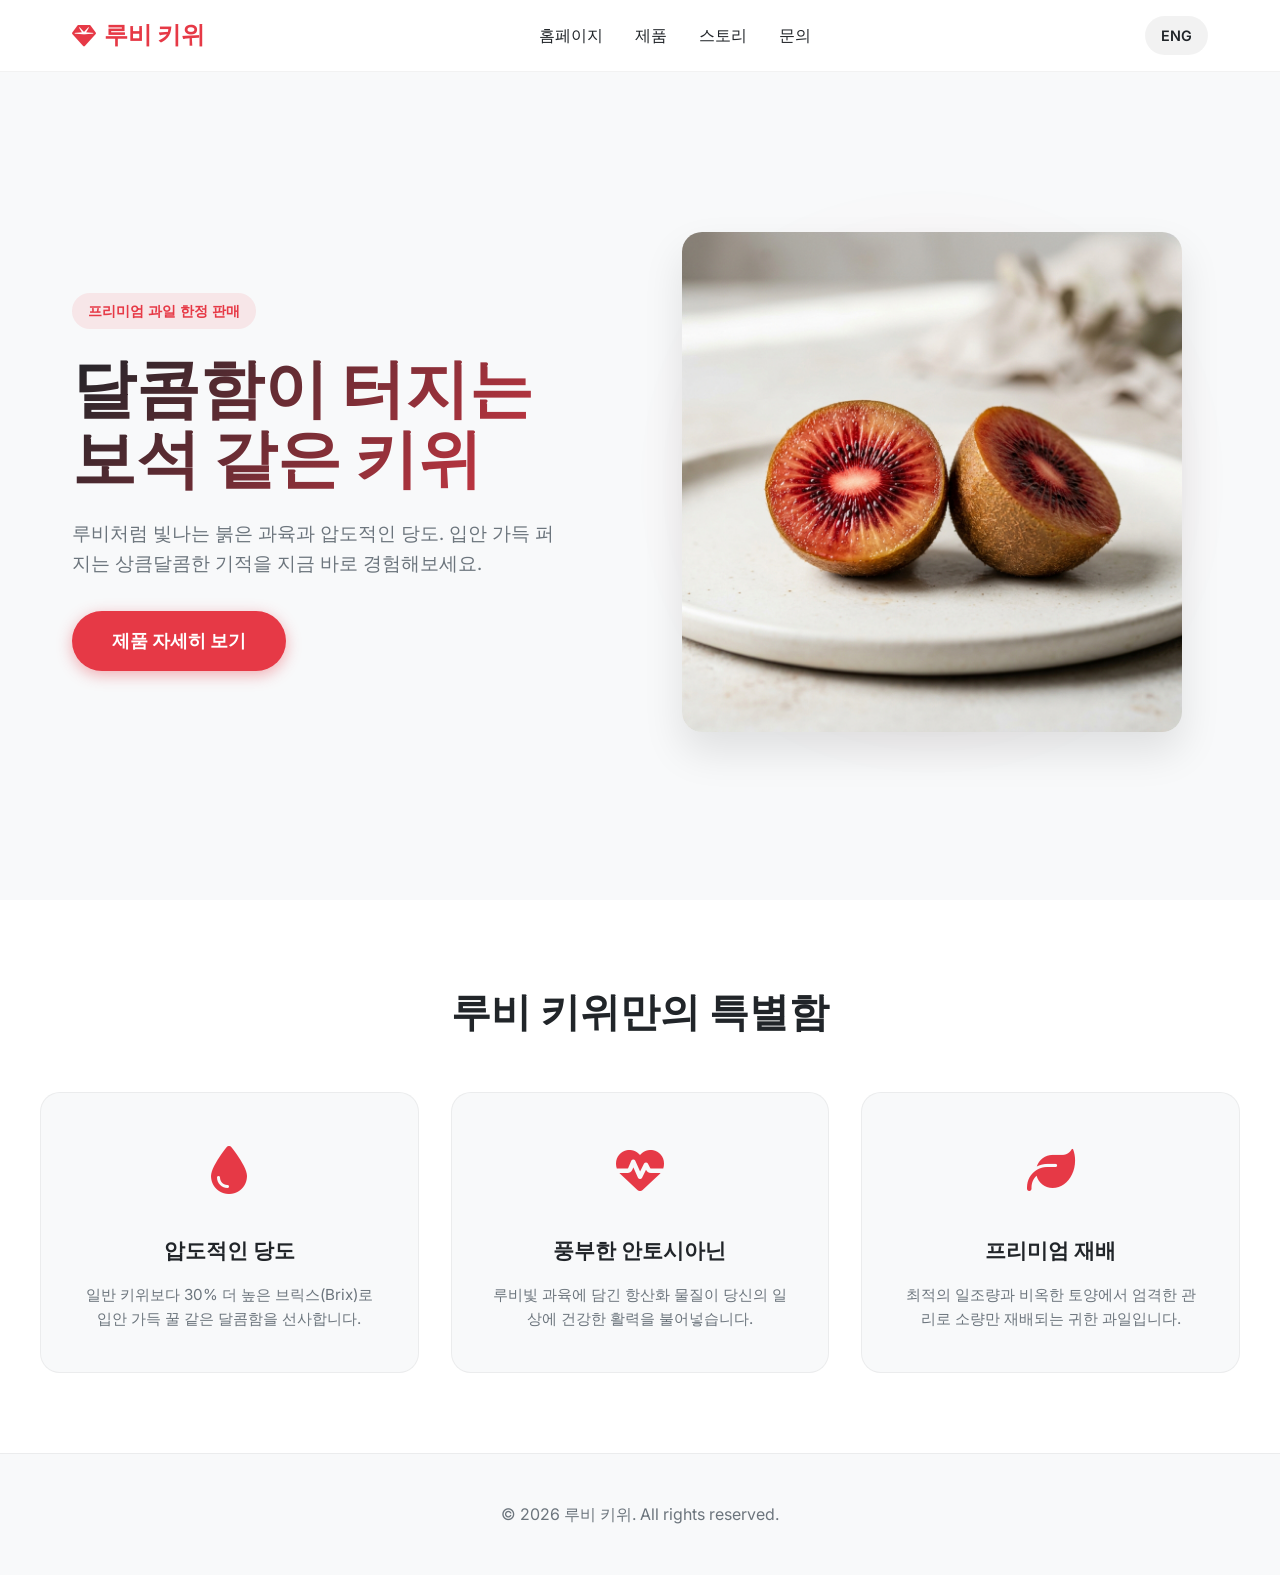
<file: index.html>
<!DOCTYPE html>
<html lang="ko">
<head>
    <meta charset="UTF-8">
    <meta name="viewport" content="width=device-width, initial-scale=1.0">
    <title>루비 키위 | 프리미엄 붉은 과육 키위</title>
    <meta name="description" content="달콤함이 터지는 보석 같은 키위, 루비 키위를 만나보세요.">
    <!-- FontAwesome for Icons -->
    <link rel="stylesheet" href="https://cdnjs.cloudflare.com/ajax/libs/font-awesome/6.4.0/css/all.min.css">
    <link rel="stylesheet" href="css/styles.css">
</head>
<body>

    <!-- Navigation -->
    <header>
        <div class="nav-container">
            <a href="#" class="logo">
                <i class="fa-solid fa-gem"></i> 루비 키위
            </a>
            <ul class="nav-links">
                <li><a href="#home">홈페이지</a></li>
                <li><a href="#features">제품</a></li>
                <li><a href="#story">스토리</a></li>
                <li><a href="#contact">문의</a></li>
            </ul>
            <a href="task1_en.html" class="lang-switch">ENG</a>
            <button class="menu-btn"><i class="fa-solid fa-bars"></i></button>
        </div>
    </header>

    <!-- Hero Section -->
    <section id="home" class="hero">
        <div class="hero-content">
            <span class="hero-badge">프리미엄 과일 한정 판매</span>
            <h1>달콤함이 터지는<br>보석 같은 키위</h1>
            <p>루비처럼 빛나는 붉은 과육과 압도적인 당도. 입안 가득 퍼지는 상큼달콤한 기적을 지금 바로 경험해보세요.</p>
            <a href="#features" class="cta-button">제품 자세히 보기</a>
        </div>
        <div class="hero-image">
            <div class="image-glow"></div>
            <img src="images/ruby_kiwi.png" alt="반으로 자른 루비 키위">
        </div>
    </section>

    <!-- Features Section -->
    <section id="features" class="features">
        <h2 class="section-title">루비 키위만의 특별함</h2>
        <div class="features-grid">
            <div class="feature-card">
                <div class="feature-icon"><i class="fa-solid fa-droplet"></i></div>
                <h3>압도적인 당도</h3>
                <p>일반 키위보다 30% 더 높은 브릭스(Brix)로 입안 가득 꿀 같은 달콤함을 선사합니다.</p>
            </div>
            <div class="feature-card">
                <div class="feature-icon"><i class="fa-solid fa-heart-pulse"></i></div>
                <h3>풍부한 안토시아닌</h3>
                <p>루비빛 과육에 담긴 항산화 물질이 당신의 일상에 건강한 활력을 불어넣습니다.</p>
            </div>
            <div class="feature-card">
                <div class="feature-icon"><i class="fa-solid fa-leaf"></i></div>
                <h3>프리미엄 재배</h3>
                <p>최적의 일조량과 비옥한 토양에서 엄격한 관리로 소량만 재배되는 귀한 과일입니다.</p>
            </div>
        </div>
    </section>

    <!-- Footer -->
    <footer id="contact">
        <p>&copy; 2026 루비 키위. All rights reserved.</p>
    </footer>

    <script src="js/script.js"></script>
</body>
</html>
</file>
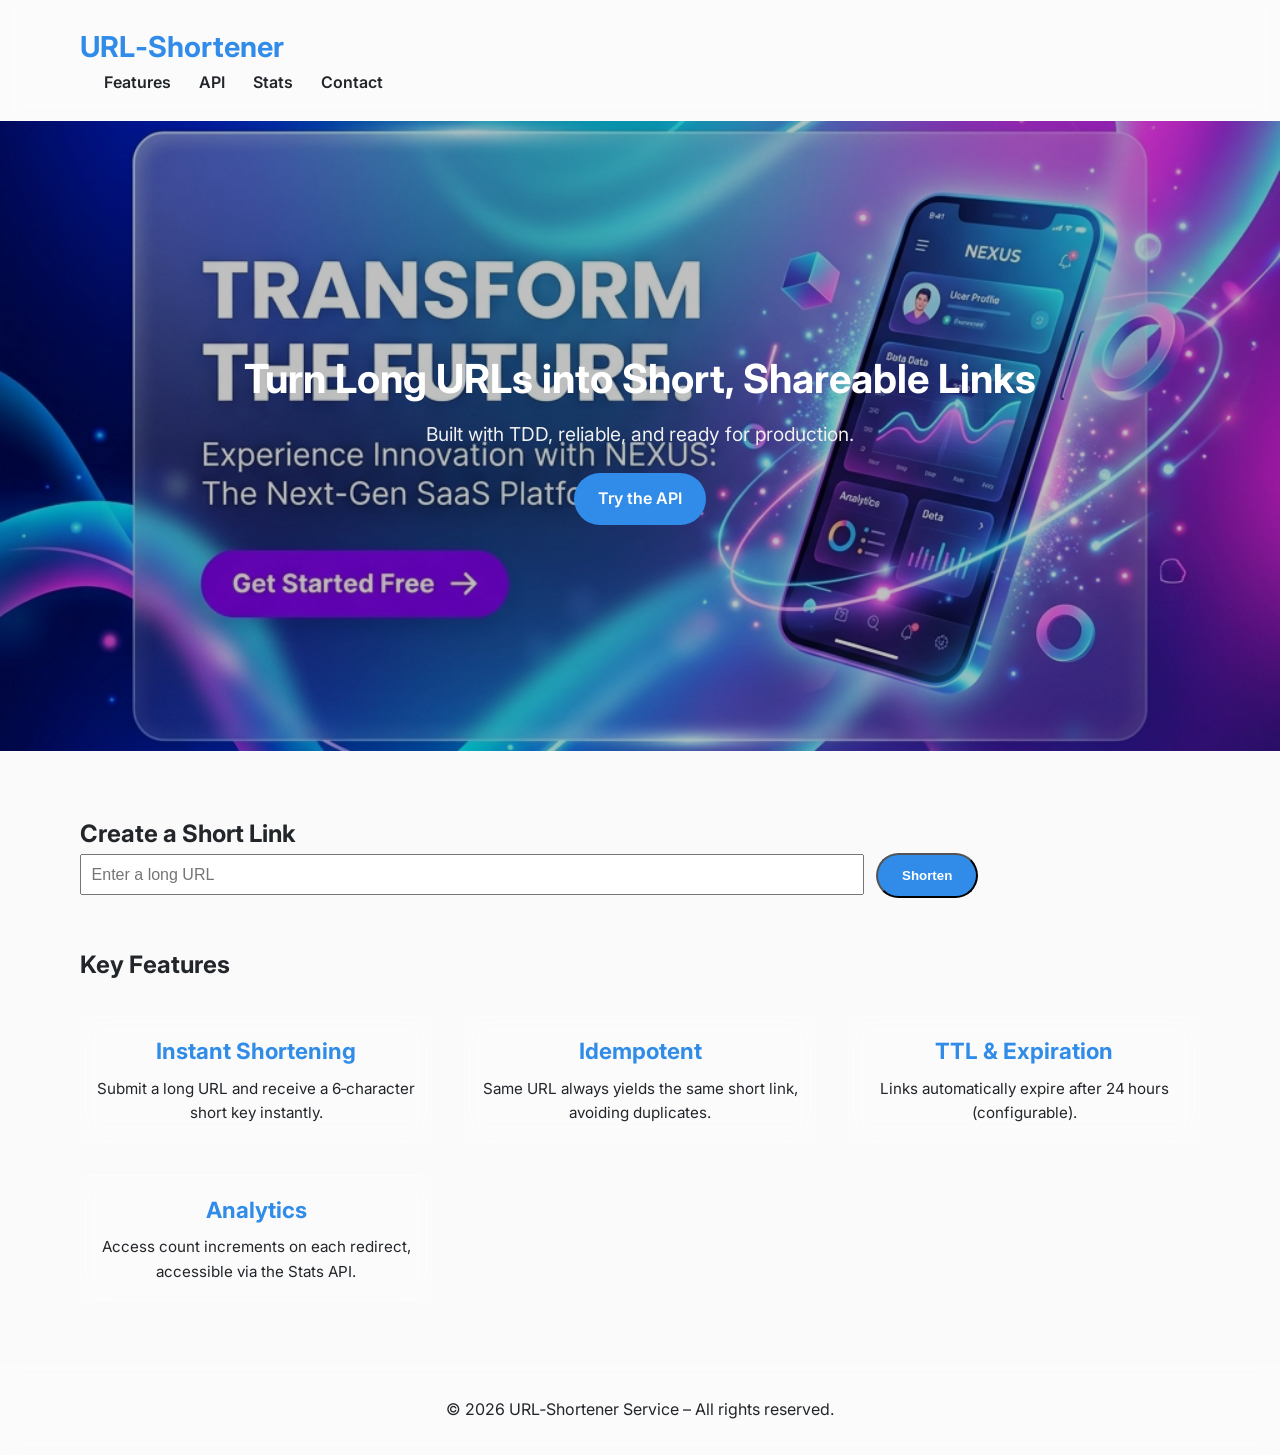
<file: gogle-weektwe/index.html>
<!DOCTYPE html>
<html lang="en">
<head>
  <meta charset="UTF-8" />
  <meta name="viewport" content="width=device-width, initial-scale=1.0" />
  <title>URL‑Shortener Service – Fast, Reliable, Free</title>
  <meta name="description" content="A premium URL‑shortener built with Test‑Driven Development. Generate short links, track clicks, and enjoy 24‑hour TTL." />
  <link href="https://fonts.googleapis.com/css2?family=Inter:wght@400;600;700&display=swap" rel="stylesheet" />
  <link rel="stylesheet" href="css/style.css" />
</head>
<body>
  <!-- Navigation Bar -->
  <header class="navbar">
    <div class="container">
      <h1 class="logo">URL‑Shortener</h1>
      <nav class="nav-links">
        <a href="#features">Features</a>
        <a href="#api">API</a>
        <a href="#stats">Stats</a>
        <a href="#contact">Contact</a>
      </nav>
    </div>
  </header>

  <!-- Hero Section -->
  <section class="hero" id="hero">
    <div class="container hero-content">
      <h2 class="hero-title">Turn Long URLs into Short, Shareable Links</h2>
      <p class="hero-subtitle">Built with TDD, reliable, and ready for production.</p>
      <a href="#api" class="cta-button">Try the API</a>
    </div>
    <img src="images/hero.jpg" alt="Hero banner" class="hero-image" />
  </section>

  <!-- URL Input Form -->
  <section class="features" id="api" style="margin-top:3rem;">
    <div class="container">
      <h2 class="section-title">Create a Short Link</h2>
      <form id="shortenForm" class="shorten-form">
        <input type="url" id="longUrl" placeholder="Enter a long URL" required style="width:70%;padding:0.6rem;font-size:1rem;" />
        <button type="submit" class="cta-button" style="margin-left:0.5rem;">Shorten</button>
      </form>
      <p id="result" style="margin-top:1rem;font-weight:600;"></p>
    </div>
  </section>

  <!-- Features Section -->
  <section class="features" id="features">
    <div class="container">
      <h2 class="section-title">Key Features</h2>
      <div class="grid">
        <div class="feature-card">
          <h3 class="feature-title">Instant Shortening</h3>
          <p class="feature-desc">Submit a long URL and receive a 6‑character short key instantly.</p>
        </div>
        <div class="feature-card">
          <h3 class="feature-title">Idempotent</h3>
          <p class="feature-desc">Same URL always yields the same short link, avoiding duplicates.</p>
        </div>
        <div class="feature-card">
          <h3 class="feature-title">TTL & Expiration</h3>
          <p class="feature-desc">Links automatically expire after 24 hours (configurable).</p>
        </div>
        <div class="feature-card">
          <h3 class="feature-title">Analytics</h3>
          <p class="feature-desc">Access count increments on each redirect, accessible via the Stats API.</p>
        </div>
      </div>
    </div>
  </section>

  <!-- Footer -->
  <footer class="footer">
    <div class="container">
      <p>© 2026 URL‑Shortener Service – All rights reserved.</p>
    </div>
  </footer>

  <!-- JavaScript to call the API -->
  <script>
    const form = document.getElementById('shortenForm');
    const resultEl = document.getElementById('result');
    form.addEventListener('submit', async (e) => {
      e.preventDefault();
      const longUrl = document.getElementById('longUrl').value.trim();
      resultEl.textContent = '';
      try {
        const response = await fetch('/shorten', {
          method: 'POST',
          headers: { 'Content-Type': 'application/json' },
          body: JSON.stringify({ url: longUrl })
        });
        const data = await response.json();
        if (response.ok) {
          resultEl.innerHTML = `Short URL: <a href="${data.short_url}" target="_blank">${data.short_url}</a>`;
        } else {
          resultEl.textContent = `Error: ${data.error || 'Unknown error'}`;
        }
      } catch (err) {
        resultEl.textContent = 'Network error: ' + err.message;
      }
    });
  </script>
</body>
</html>
</file>
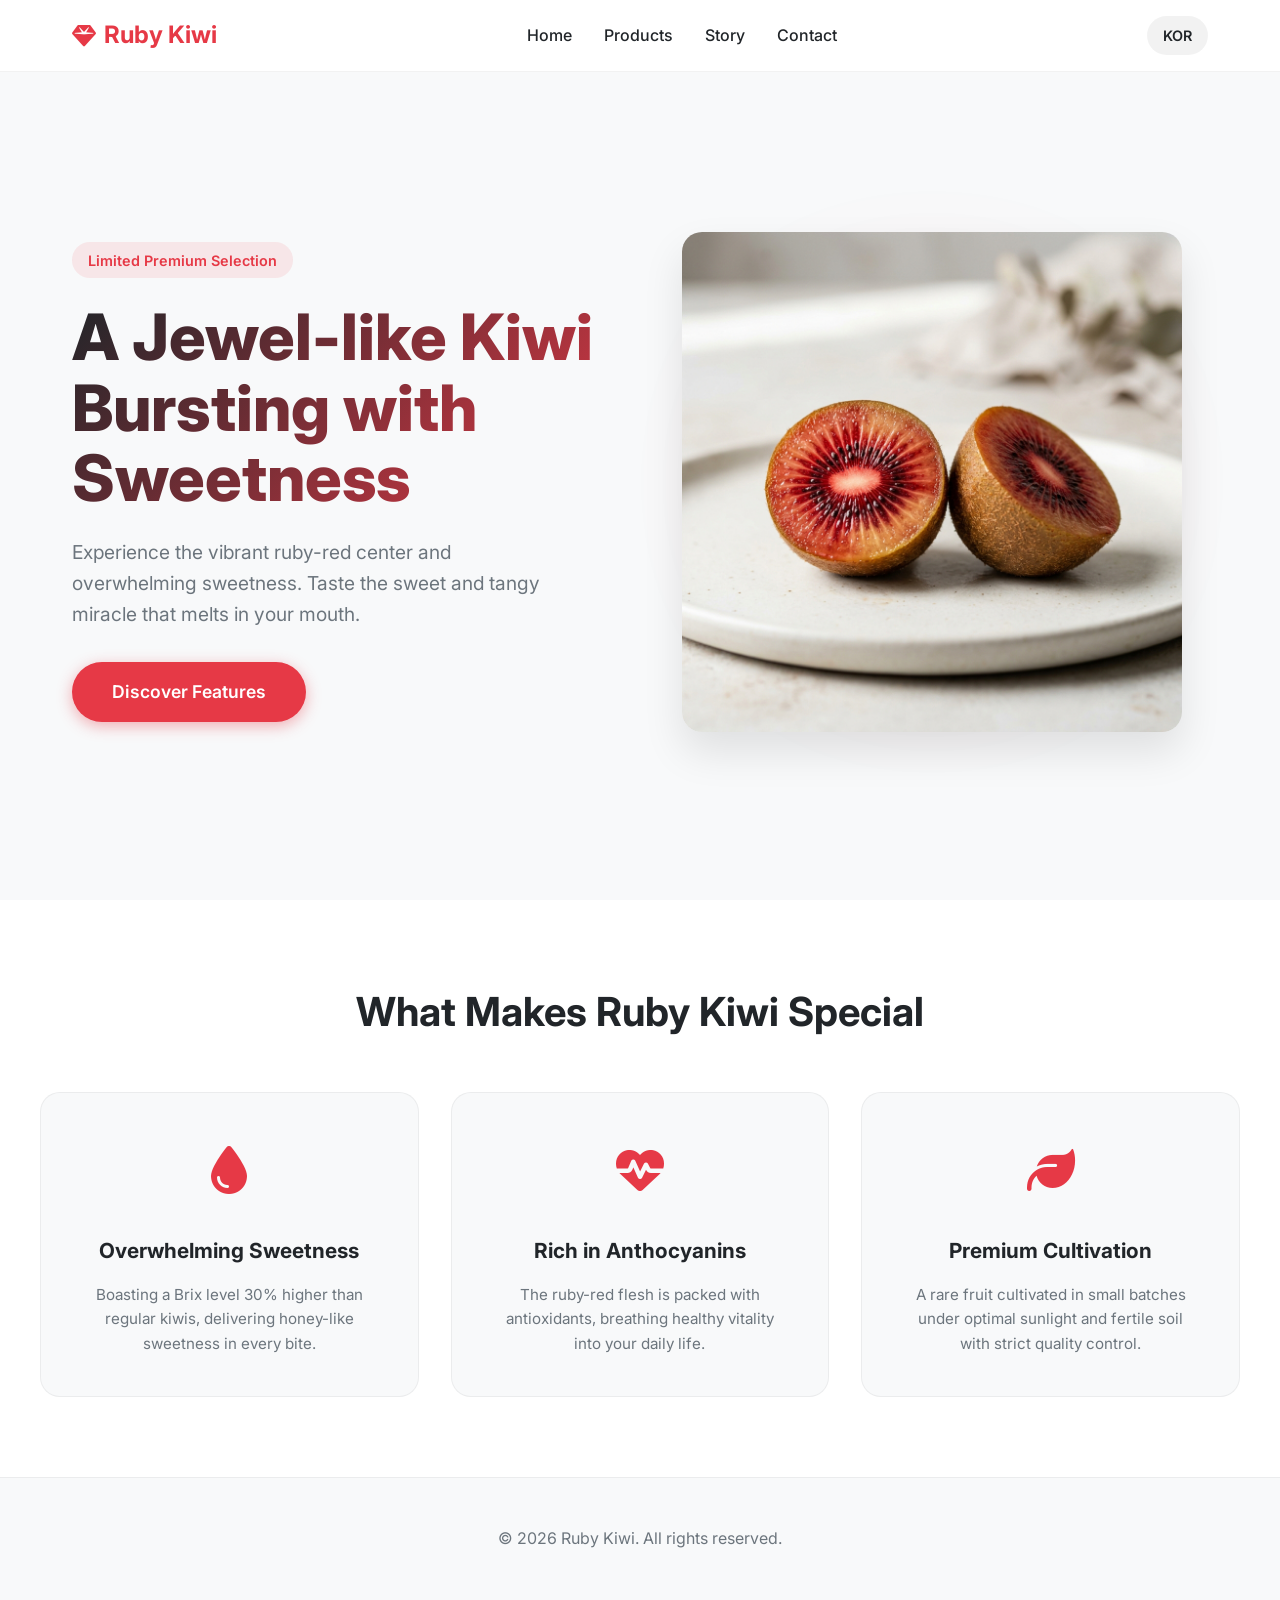
<file: task1_en.html>
<!DOCTYPE html>
<html lang="en">
<head>
    <meta charset="UTF-8">
    <meta name="viewport" content="width=device-width, initial-scale=1.0">
    <title>Ruby Kiwi | Premium Red-Fleshed Kiwi</title>
    <meta name="description" content="Discover Ruby Kiwi, the jewel-like fruit bursting with sweetness.">
    <!-- FontAwesome for Icons -->
    <link rel="stylesheet" href="https://cdnjs.cloudflare.com/ajax/libs/font-awesome/6.4.0/css/all.min.css">
    <link rel="stylesheet" href="css/styles.css">
</head>
<body>

    <!-- Navigation -->
    <header>
        <div class="nav-container">
            <a href="#" class="logo">
                <i class="fa-solid fa-gem"></i> Ruby Kiwi
            </a>
            <ul class="nav-links">
                <li><a href="#home">Home</a></li>
                <li><a href="#features">Products</a></li>
                <li><a href="#story">Story</a></li>
                <li><a href="#contact">Contact</a></li>
            </ul>
            <a href="task1.html" class="lang-switch">KOR</a>
            <button class="menu-btn"><i class="fa-solid fa-bars"></i></button>
        </div>
    </header>

    <!-- Hero Section -->
    <section id="home" class="hero">
        <div class="hero-content">
            <span class="hero-badge">Limited Premium Selection</span>
            <h1>A Jewel-like Kiwi<br>Bursting with Sweetness</h1>
            <p>Experience the vibrant ruby-red center and overwhelming sweetness. Taste the sweet and tangy miracle that melts in your mouth.</p>
            <a href="#features" class="cta-button">Discover Features</a>
        </div>
        <div class="hero-image">
            <div class="image-glow"></div>
            <img src="images/ruby_kiwi.png" alt="Ruby Kiwi cut in half">
        </div>
    </section>

    <!-- Features Section -->
    <section id="features" class="features">
        <h2 class="section-title">What Makes Ruby Kiwi Special</h2>
        <div class="features-grid">
            <div class="feature-card">
                <div class="feature-icon"><i class="fa-solid fa-droplet"></i></div>
                <h3>Overwhelming Sweetness</h3>
                <p>Boasting a Brix level 30% higher than regular kiwis, delivering honey-like sweetness in every bite.</p>
            </div>
            <div class="feature-card">
                <div class="feature-icon"><i class="fa-solid fa-heart-pulse"></i></div>
                <h3>Rich in Anthocyanins</h3>
                <p>The ruby-red flesh is packed with antioxidants, breathing healthy vitality into your daily life.</p>
            </div>
            <div class="feature-card">
                <div class="feature-icon"><i class="fa-solid fa-leaf"></i></div>
                <h3>Premium Cultivation</h3>
                <p>A rare fruit cultivated in small batches under optimal sunlight and fertile soil with strict quality control.</p>
            </div>
        </div>
    </section>

    <!-- Footer -->
    <footer id="contact">
        <p>&copy; 2026 Ruby Kiwi. All rights reserved.</p>
    </footer>

    <script src="js/script.js"></script>
</body>
</html>
</file>
<file: css/styles.css>
@import url('https://fonts.googleapis.com/css2?family=Inter:wght@300;400;500;600;700&display=swap');

:root {
  --primary: #e63946;
  --primary-dark: #c1121f;
  --bg-color: #f8f9fa;
  --text-color: #212529;
  --text-muted: #6c757d;
  --card-bg: #ffffff;
  --navbar-bg: rgba(255, 255, 255, 0.9);
  --glass-border: rgba(0, 0, 0, 0.05);
}

@media (prefers-color-scheme: dark) {
  :root {
    --bg-color: #121212;
    --text-color: #f8f9fa;
    --text-muted: #adb5bd;
    --card-bg: #1e1e1e;
    --navbar-bg: rgba(18, 18, 18, 0.85);
    --glass-border: rgba(255, 255, 255, 0.1);
  }
}

* {
  margin: 0;
  padding: 0;
  box-sizing: border-box;
  font-family: 'Inter', sans-serif;
}

body {
  background-color: var(--bg-color);
  color: var(--text-color);
  line-height: 1.6;
  overflow-x: hidden;
}

/* Navigation */
header {
  position: fixed;
  top: 0;
  width: 100%;
  background: var(--navbar-bg);
  backdrop-filter: blur(10px);
  z-index: 1000;
  border-bottom: 1px solid var(--glass-border);
  transition: all 0.3s ease;
}

.nav-container {
  max-width: 1200px;
  margin: 0 auto;
  padding: 1rem 2rem;
  display: flex;
  justify-content: space-between;
  align-items: center;
}

.logo {
  font-size: 1.5rem;
  font-weight: 700;
  color: var(--primary);
  text-decoration: none;
  display: flex;
  align-items: center;
  gap: 0.5rem;
}

.nav-links {
  display: flex;
  list-style: none;
  gap: 2rem;
}

.nav-links a {
  text-decoration: none;
  color: var(--text-color);
  font-weight: 500;
  transition: color 0.3s ease;
  position: relative;
}

.nav-links a:hover {
  color: var(--primary);
}

.nav-links a::after {
  content: '';
  position: absolute;
  width: 0;
  height: 2px;
  bottom: -4px;
  left: 0;
  background-color: var(--primary);
  transition: width 0.3s ease;
}

.nav-links a:hover::after {
  width: 100%;
}

.lang-switch {
  text-decoration: none;
  padding: 0.5rem 1rem;
  border-radius: 20px;
  background: var(--glass-border);
  color: var(--text-color);
  font-weight: 600;
  font-size: 0.9rem;
  transition: background 0.3s ease;
}

.lang-switch:hover {
  background: var(--primary);
  color: white;
}

.menu-btn {
  display: none;
  background: none;
  border: none;
  color: var(--text-color);
  font-size: 1.5rem;
  cursor: pointer;
}

/* Hero Section */
.hero {
  min-height: 100vh;
  display: flex;
  align-items: center;
  padding: 6rem 2rem 2rem;
  max-width: 1200px;
  margin: 0 auto;
}

.hero-content {
  flex: 1;
  padding-right: 2rem;
}

.hero-badge {
  display: inline-block;
  padding: 0.4rem 1rem;
  background: rgba(230, 57, 70, 0.1);
  color: var(--primary);
  border-radius: 30px;
  font-weight: 600;
  font-size: 0.9rem;
  margin-bottom: 1.5rem;
  animation: fadeInDown 0.8s ease backwards;
}

.hero-content h1 {
  font-size: 4rem;
  font-weight: 800;
  line-height: 1.1;
  margin-bottom: 1.5rem;
  background: linear-gradient(135deg, var(--text-color) 0%, var(--primary) 100%);
  -webkit-background-clip: text;
  -webkit-text-fill-color: transparent;
  animation: fadeInDown 1s ease backwards 0.2s;
}

.hero-content p {
  font-size: 1.2rem;
  color: var(--text-muted);
  margin-bottom: 2rem;
  max-width: 500px;
  animation: fadeInDown 1s ease backwards 0.4s;
}

.cta-button {
  display: inline-block;
  padding: 1rem 2.5rem;
  background: var(--primary);
  color: white;
  text-decoration: none;
  border-radius: 50px;
  font-weight: 600;
  font-size: 1.1rem;
  transition: transform 0.3s ease, box-shadow 0.3s ease;
  box-shadow: 0 4px 15px rgba(230, 57, 70, 0.4);
  animation: fadeInDown 1s ease backwards 0.6s;
}

.cta-button:hover {
  transform: translateY(-3px);
  box-shadow: 0 6px 20px rgba(230, 57, 70, 0.6);
}

.hero-image {
  flex: 1;
  position: relative;
  display: flex;
  justify-content: center;
  align-items: center;
  animation: fadeInRight 1.2s ease backwards 0.4s;
}

.hero-image img {
  width: 100%;
  max-width: 500px;
  border-radius: 20px;
  box-shadow: 0 20px 40px rgba(0,0,0,0.1);
  transition: transform 0.5s ease;
}

.hero-image img:hover {
  transform: scale(1.02) rotate(-1deg);
}

.image-glow {
  position: absolute;
  width: 300px;
  height: 300px;
  background: var(--primary);
  border-radius: 50%;
  filter: blur(80px);
  opacity: 0.2;
  z-index: -1;
}

/* Features */
.features {
  padding: 5rem 2rem;
  background: var(--card-bg);
}

.section-title {
  text-align: center;
  font-size: 2.5rem;
  margin-bottom: 3rem;
  color: var(--text-color);
}

.features-grid {
  display: grid;
  grid-template-columns: repeat(auto-fit, minmax(250px, 1fr));
  gap: 2rem;
  max-width: 1200px;
  margin: 0 auto;
}

.feature-card {
  background: var(--bg-color);
  padding: 2.5rem;
  border-radius: 20px;
  text-align: center;
  transition: transform 0.3s ease, box-shadow 0.3s ease;
  border: 1px solid var(--glass-border);
}

.feature-card:hover {
  transform: translateY(-10px);
  box-shadow: 0 15px 30px rgba(0,0,0,0.05);
}

.feature-icon {
  font-size: 3rem;
  color: var(--primary);
  margin-bottom: 1.5rem;
}

.feature-card h3 {
  font-size: 1.3rem;
  margin-bottom: 1rem;
}

.feature-card p {
  color: var(--text-muted);
  font-size: 0.95rem;
}

/* Footer */
footer {
  text-align: center;
  padding: 3rem 2rem;
  border-top: 1px solid var(--glass-border);
  color: var(--text-muted);
}

/* Animations */
@keyframes fadeInDown {
  from { opacity: 0; transform: translateY(-20px); }
  to { opacity: 1; transform: translateY(0); }
}

@keyframes fadeInRight {
  from { opacity: 0; transform: translateX(40px); }
  to { opacity: 1; transform: translateX(0); }
}

/* Responsive */
@media (max-width: 768px) {
  .hero {
    flex-direction: column;
    text-align: center;
    padding-top: 8rem;
  }
  
  .hero-content {
    padding-right: 0;
    margin-bottom: 3rem;
  }
  
  .hero-content h1 {
    font-size: 3rem;
  }
  
  .hero-content p {
    margin: 0 auto 2rem;
  }
  
  .nav-links {
    display: none;
    position: absolute;
    top: 100%;
    left: 0;
    width: 100%;
    background: var(--navbar-bg);
    flex-direction: column;
    padding: 2rem;
    text-align: center;
    backdrop-filter: blur(10px);
    border-bottom: 1px solid var(--glass-border);
  }
  
  .nav-links.active {
    display: flex;
  }
  
  .menu-btn {
    display: block;
  }
}
</file>
<file: gogle-weektwe/css/style.css>
/* Premium Landing Page CSS */
/* Design Tokens */
:root {
  --font-primary: 'Inter', sans-serif;
  --color-primary: hsl(210, 80%, 55%); /* vibrant blue */
  --color-primary-dark: hsl(210, 80%, 45%);
  --color-bg: hsl(0, 0%, 98%);
  --color-bg-dark: hsl(0, 0%, 10%);
  --color-text: hsl(210, 10%, 15%);
  --color-text-light: hsl(210, 10%, 85%);
  --glass-bg: rgba(255, 255, 255, 0.25);
  --glass-border: rgba(255, 255, 255, 0.4);
  --transition-speed: 0.3s;
}

@media (prefers-color-scheme: dark) {
  :root {
    --color-bg: var(--color-bg-dark);
    --color-text: var(--color-text-light);
  }
}

* {
  margin: 0;
  padding: 0;
  box-sizing: border-box;
}

body {
  font-family: var(--font-primary);
  background: var(--color-bg);
  color: var(--color-text);
  line-height: 1.6;
}

.container {
  width: 90%;
  max-width: 1200px;
  margin: 0 auto;
  padding: 1rem;
}

/* Navbar */
.navbar {
  background: var(--glass-bg);
  backdrop-filter: blur(10px);
  border-bottom: 1px solid var(--glass-border);
  position: sticky;
  top: 0;
  z-index: 10;
  padding: 0.5rem 0;
}
.navbar .logo {
  font-size: 1.8rem;
  font-weight: 700;
  color: var(--color-primary);
}
.nav-links a {
  margin-left: 1.5rem;
  text-decoration: none;
  color: var(--color-text);
  font-weight: 600;
  transition: color var(--transition-speed);
}
.nav-links a:hover {
  color: var(--color-primary);
}

/* Hero */
.hero {
  display: flex;
  flex-direction: column;
  align-items: center;
  justify-content: center;
  position: relative;
  min-height: 70vh;
  overflow: hidden;
  text-align: center;
}
.hero::before {
  content: '';
  position: absolute;
  inset: 0;
  background: linear-gradient(135deg, var(--color-primary), #ff7f50);
  opacity: 0.6;
  z-index: -2;
}
.hero-image {
  position: absolute;
  inset: 0;
  width: 100%;
  height: 100%;
  object-fit: cover;
  filter: brightness(0.75);
  z-index: -1;
}
.hero-title {
  font-size: 2.5rem;
  margin-bottom: 0.5rem;
  color: #fff;
}
.hero-subtitle {
  font-size: 1.2rem;
  margin-bottom: 1.5rem;
  color: #f0f0f0;
}
.cta-button {
  display: inline-block;
  padding: 0.8rem 1.5rem;
  background: var(--color-primary);
  color: #fff;
  border-radius: 30px;
  text-decoration: none;
  font-weight: 600;
  transition: background var(--transition-speed), transform var(--transition-speed);
}
.cta-button:hover {
  background: var(--color-primary-dark);
  transform: translateY(-3px);
}

/* Features Grid */
.features .grid {
  display: grid;
  gap: 2rem;
  grid-template-columns: repeat(auto-fit, minmax(260px, 1fr));
  margin-top: 2rem;
}
.feature-card {
  background: var(--glass-bg);
  backdrop-filter: blur(12px);
  border: 1px solid var(--glass-border);
  border-radius: 12px;
  padding: 1rem;
  text-align: center;
  transition: transform var(--transition-speed), box-shadow var(--transition-speed);
}
.feature-card:hover {
  transform: translateY(-5px);
  box-shadow: 0 8px 20px rgba(0,0,0,0.15);
}
.feature-img {
  width: 100%;
  height: 180px;
  object-fit: cover;
  border-radius: 8px;
  margin-bottom: 0.8rem;
}
.feature-title {
  font-size: 1.4rem;
  margin-bottom: 0.5rem;
  color: var(--color-primary);
}
.feature-desc {
  font-size: 0.95rem;
}

/* Footer */
.footer {
  background: var(--glass-bg);
  backdrop-filter: blur(8px);
  text-align: center;
  padding: 1rem 0;
  margin-top: 3rem;
}

/* Responsive Adjustments */
@media (max-width: 768px) {
  .hero-title {font-size: 2rem;}
  .hero-subtitle {font-size: 1rem;}
}
</file>
